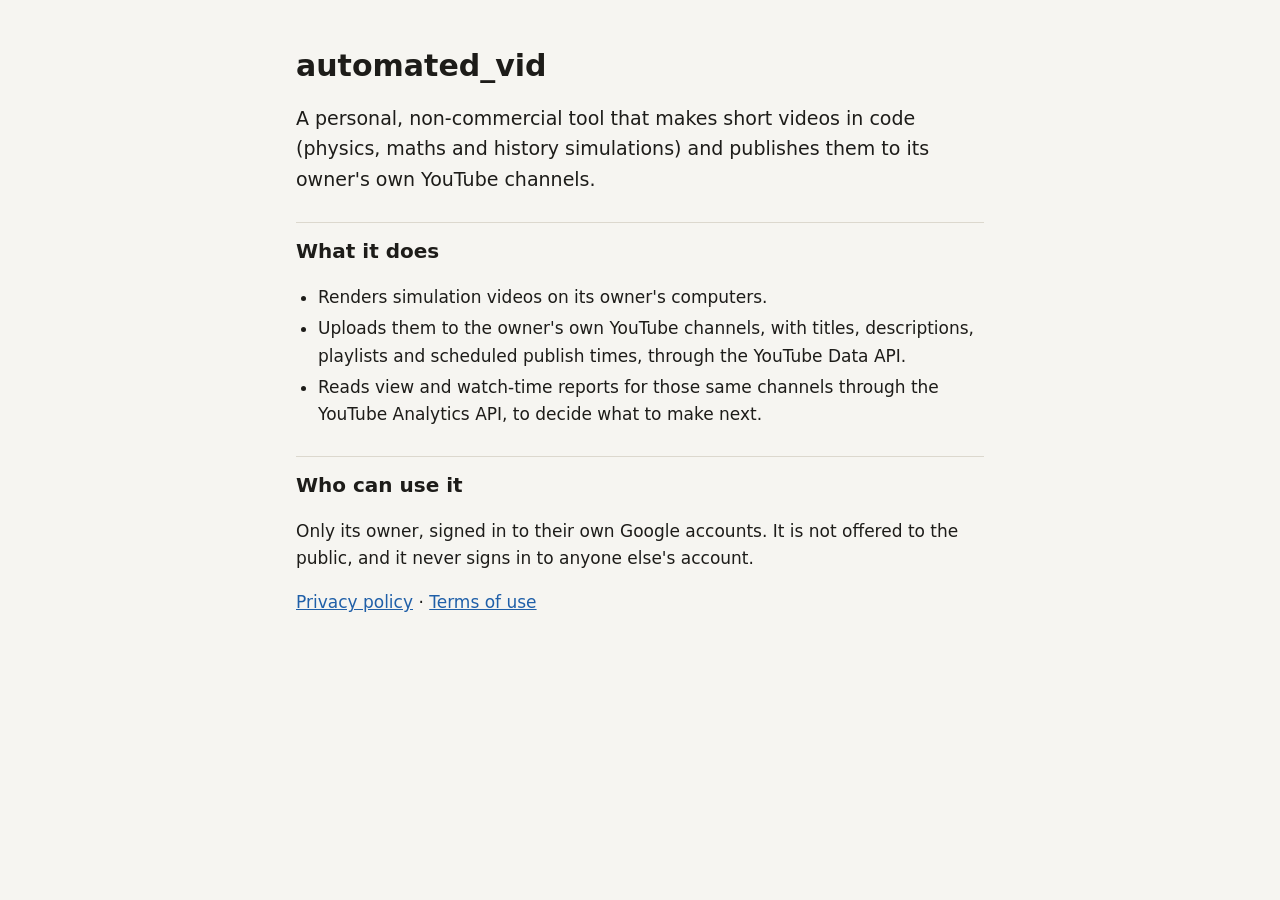
<file: index.html>
<!doctype html>
<html lang="en">
<head>
<meta charset="utf-8">
<meta name="viewport" content="width=device-width, initial-scale=1">
<title>automated_vid</title>
<meta name="description" content="automated_vid: a personal tool that makes simulation videos and publishes them to its owner's own YouTube channels.">
<link rel="stylesheet" href="style.css">
</head>
<body>
<main>
<h1>automated_vid</h1>
<p class="lede">A personal, non-commercial tool that makes short videos in code (physics, maths and history simulations) and publishes them to its owner's own YouTube channels.</p>

<h2>What it does</h2>
<ul>
<li>Renders simulation videos on its owner's computers.</li>
<li>Uploads them to the owner's own YouTube channels, with titles, descriptions, playlists and scheduled publish times, through the YouTube Data API.</li>
<li>Reads view and watch-time reports for those same channels through the YouTube Analytics API, to decide what to make next.</li>
</ul>

<h2>Who can use it</h2>
<p>Only its owner, signed in to their own Google accounts. It is not offered to the public, and it never signs in to anyone else's account.</p>

<p><a href="privacy.html">Privacy policy</a> · <a href="terms.html">Terms of use</a></p>
</main>
</body>
</html>
</file>
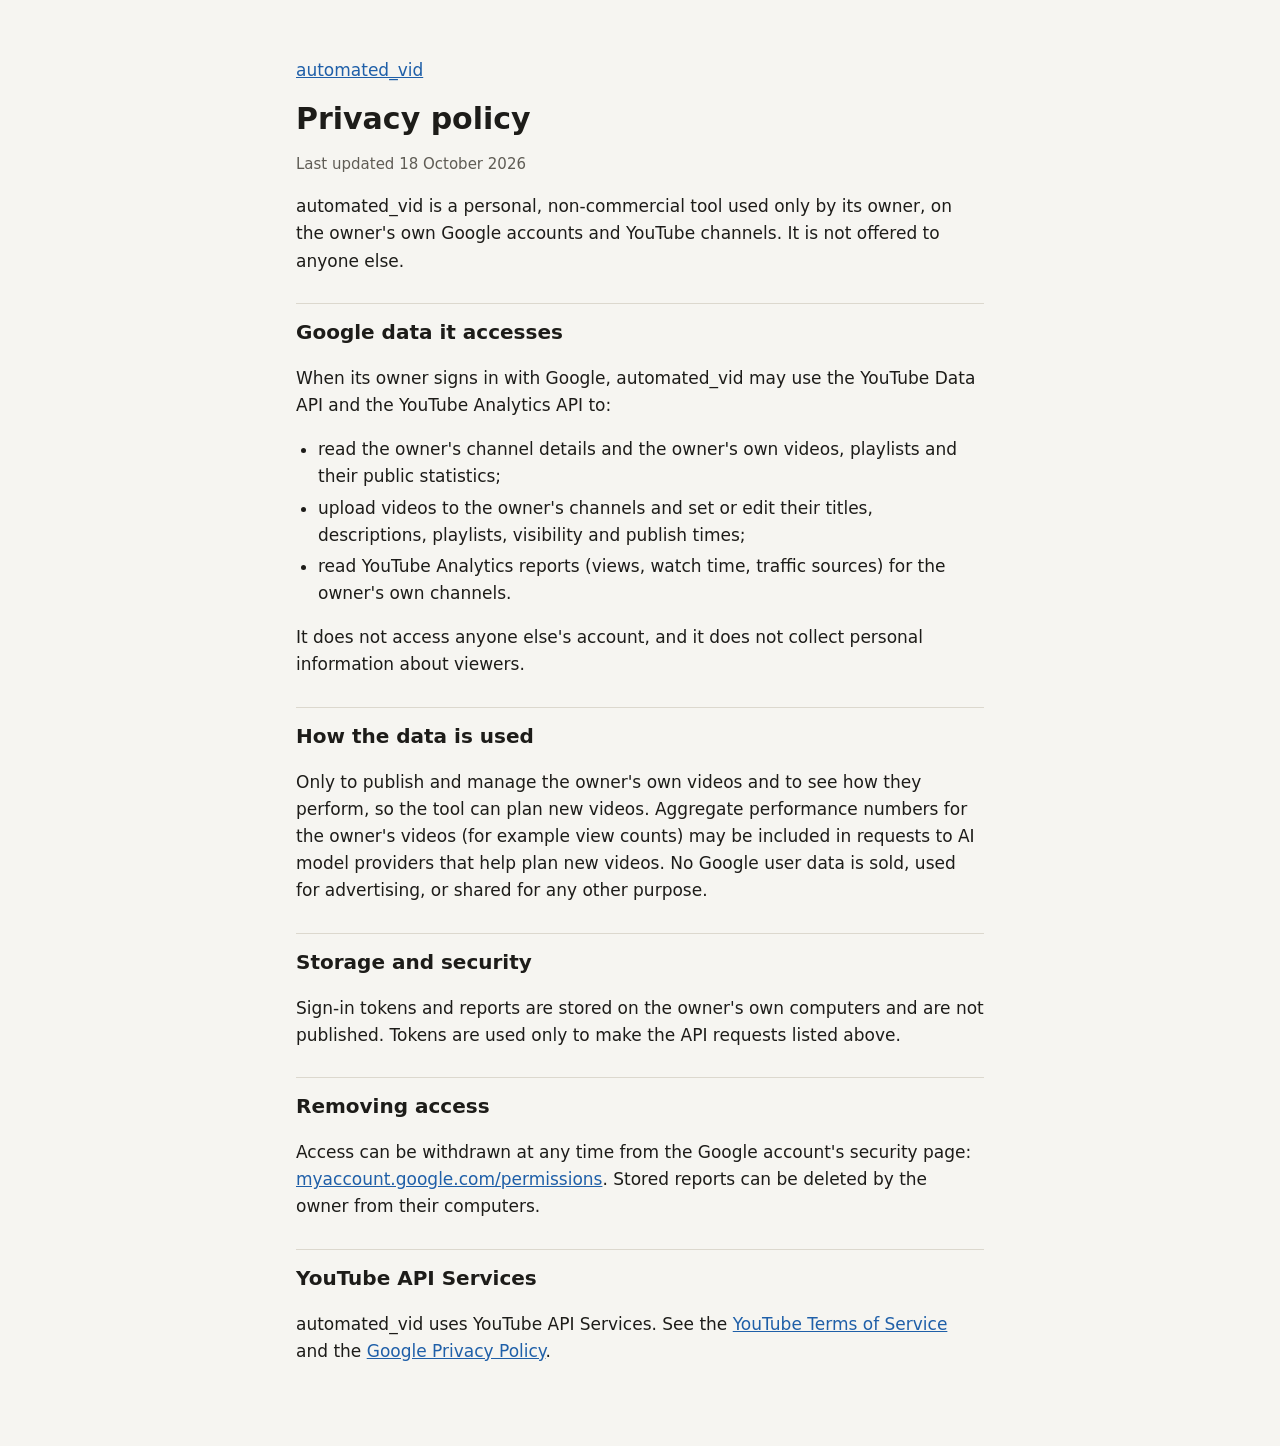
<file: privacy.html>
<!doctype html>
<html lang="en">
<head>
<meta charset="utf-8">
<meta name="viewport" content="width=device-width, initial-scale=1">
<title>Privacy policy · automated_vid</title>
<link rel="stylesheet" href="style.css">
</head>
<body>
<main>
<p><a href="index.html">automated_vid</a></p>
<h1>Privacy policy</h1>
<p class="dim">Last updated 18 October 2026</p>

<p>automated_vid is a personal, non-commercial tool used only by its owner, on the owner's own Google accounts and YouTube channels. It is not offered to anyone else.</p>

<h2>Google data it accesses</h2>
<p>When its owner signs in with Google, automated_vid may use the YouTube Data API and the YouTube Analytics API to:</p>
<ul>
<li>read the owner's channel details and the owner's own videos, playlists and their public statistics;</li>
<li>upload videos to the owner's channels and set or edit their titles, descriptions, playlists, visibility and publish times;</li>
<li>read YouTube Analytics reports (views, watch time, traffic sources) for the owner's own channels.</li>
</ul>
<p>It does not access anyone else's account, and it does not collect personal information about viewers.</p>

<h2>How the data is used</h2>
<p>Only to publish and manage the owner's own videos and to see how they perform, so the tool can plan new videos. Aggregate performance numbers for the owner's videos (for example view counts) may be included in requests to AI model providers that help plan new videos. No Google user data is sold, used for advertising, or shared for any other purpose.</p>

<h2>Storage and security</h2>
<p>Sign-in tokens and reports are stored on the owner's own computers and are not published. Tokens are used only to make the API requests listed above.</p>

<h2>Removing access</h2>
<p>Access can be withdrawn at any time from the Google account's security page: <a href="https://myaccount.google.com/permissions">myaccount.google.com/permissions</a>. Stored reports can be deleted by the owner from their computers.</p>

<h2>YouTube API Services</h2>
<p>automated_vid uses YouTube API Services. See the <a href="https://www.youtube.com/t/terms">YouTube Terms of Service</a> and the <a href="https://policies.google.com/privacy">Google Privacy Policy</a>.</p>

</main>
</body>
</html>
</file>
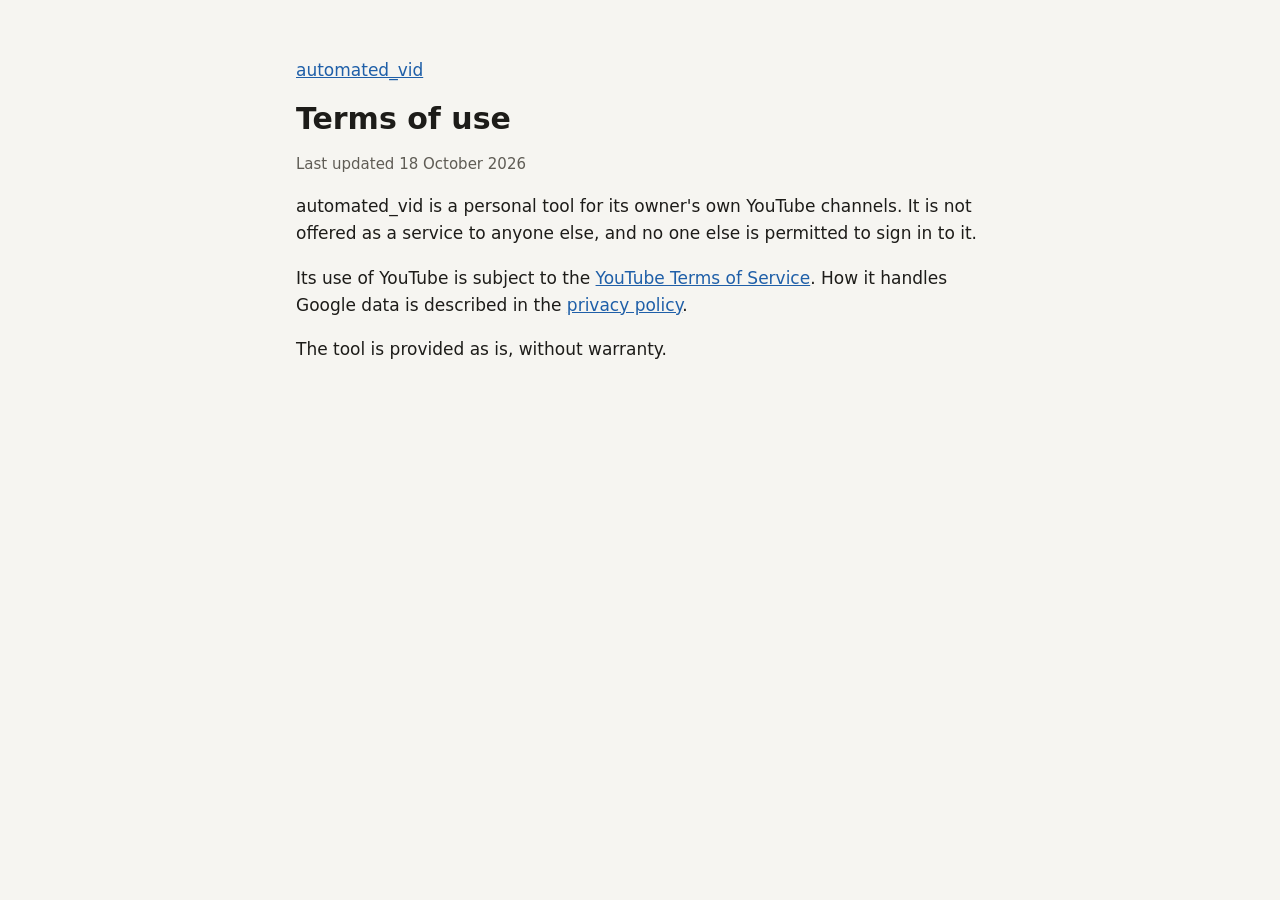
<file: terms.html>
<!doctype html>
<html lang="en">
<head>
<meta charset="utf-8">
<meta name="viewport" content="width=device-width, initial-scale=1">
<title>Terms of use · automated_vid</title>
<link rel="stylesheet" href="style.css">
</head>
<body>
<main>
<p><a href="index.html">automated_vid</a></p>
<h1>Terms of use</h1>
<p class="dim">Last updated 18 October 2026</p>
<p>automated_vid is a personal tool for its owner's own YouTube channels. It is not offered as a service to anyone else, and no one else is permitted to sign in to it.</p>
<p>Its use of YouTube is subject to the <a href="https://www.youtube.com/t/terms">YouTube Terms of Service</a>. How it handles Google data is described in the <a href="privacy.html">privacy policy</a>.</p>
<p>The tool is provided as is, without warranty.</p>
</main>
</body>
</html>
</file>
<file: style.css>
:root{--bg:#f6f5f1;--ink:#1d1c19;--dim:#5f5c55;--link:#1f5fa8;--line:#dcd8ce}
@media (prefers-color-scheme:dark){:root{--bg:#141518;--ink:#ecebe6;--dim:#a9a69d;--link:#8ab4f8;--line:#2c2f36}}
*{box-sizing:border-box}
body{margin:0;background:var(--bg);color:var(--ink);font:17px/1.6 system-ui,-apple-system,"Segoe UI",Roboto,sans-serif}
main{max-width:720px;margin:0 auto;padding:40px 16px 64px}
h1{font-size:30px;line-height:1.2;margin:8px 0 12px}
h2{font-size:20px;margin:28px 0 8px;padding-top:12px;border-top:1px solid var(--line)}
.lede{font-size:19px}
.dim{color:var(--dim);font-size:15px}
a{color:var(--link)}
ul{padding-left:22px}li{margin:4px 0}
</file>
